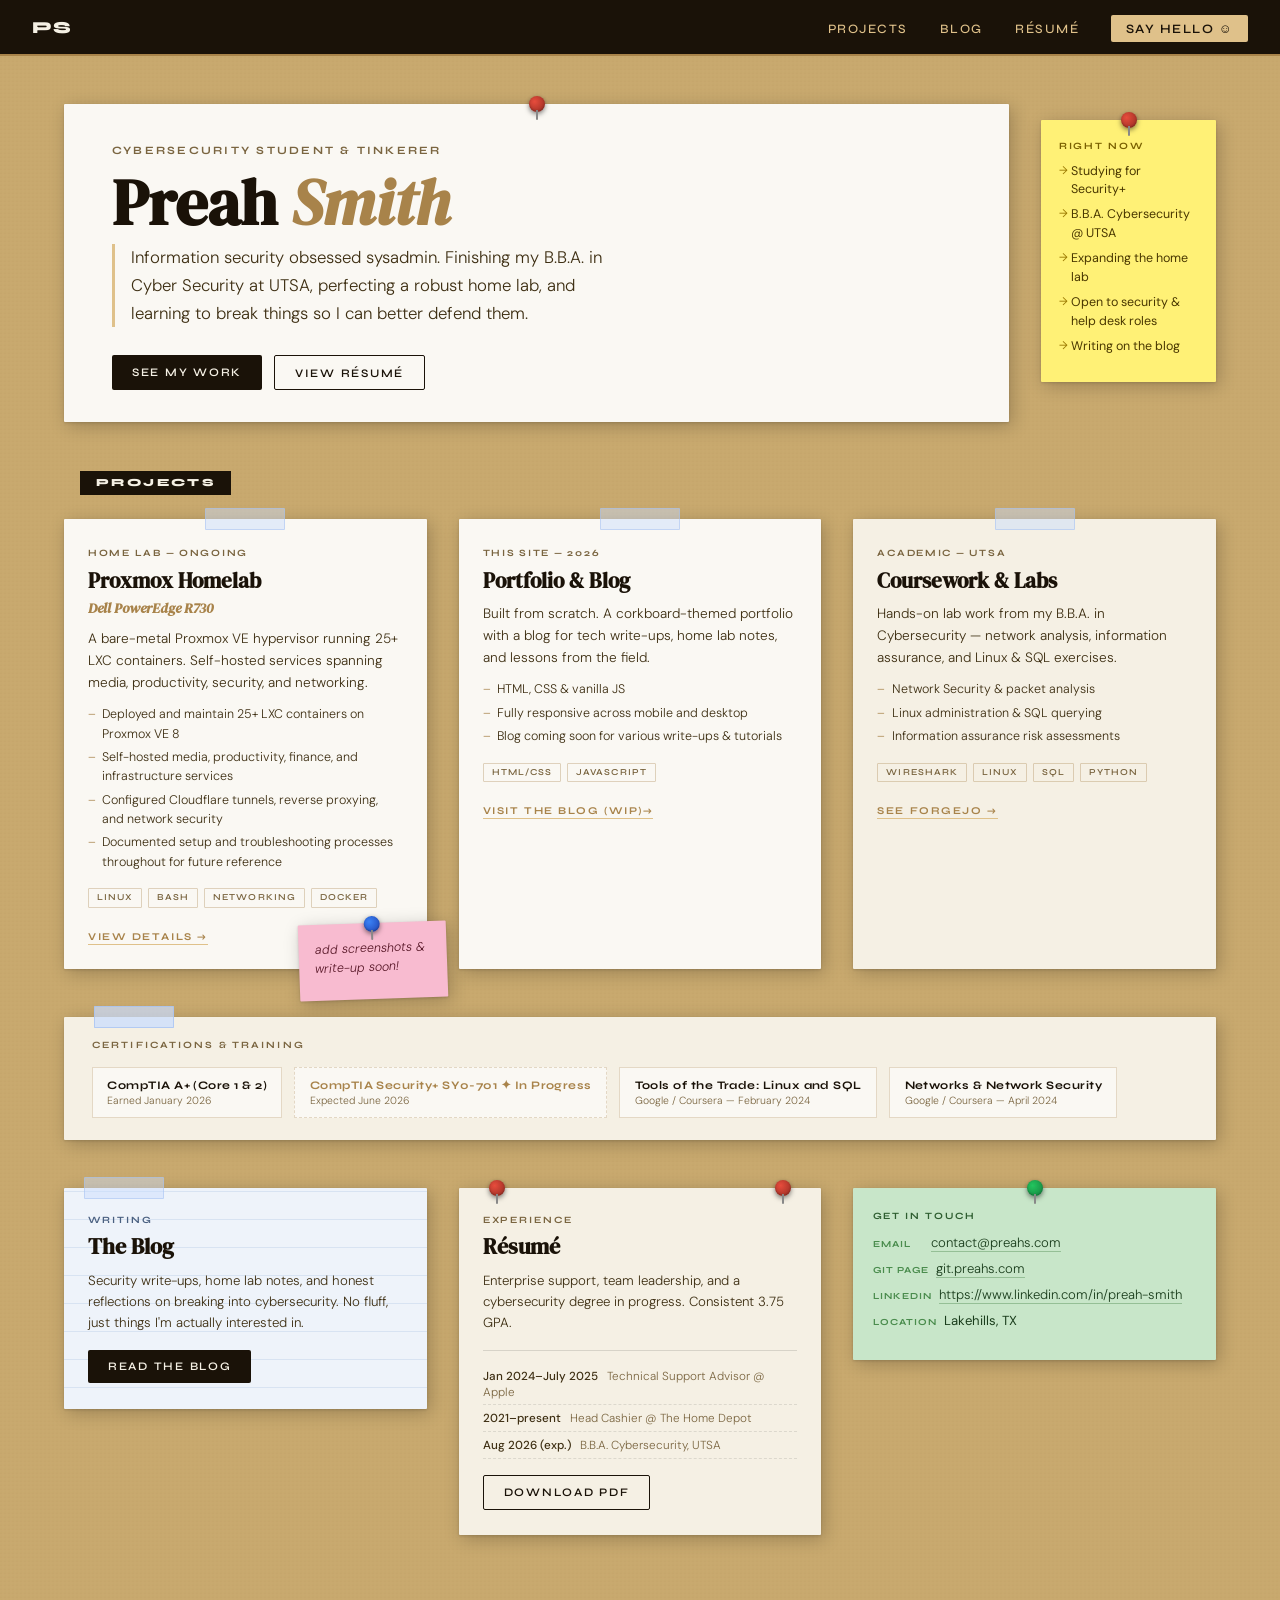
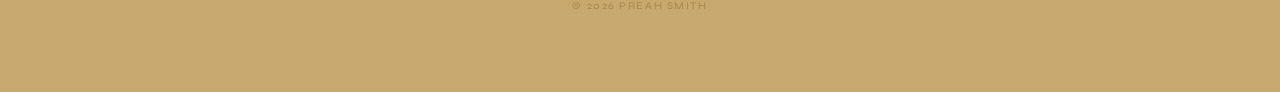
<file: index.html>
<!DOCTYPE html>
<html lang="en">
<head>
<meta charset="UTF-8" />
<meta name="viewport" content="width=device-width, initial-scale=1.0" />
<title>Preah Smith — Portfolio</title>
<link rel="preconnect" href="https://fonts.googleapis.com" />
<link rel="preconnect" href="https://fonts.gstatic.com" crossorigin />
<link href="https://fonts.googleapis.com/css2?family=DM+Serif+Display:ital@0;1&family=Syne:wght@400;500;600;700;800&family=DM+Sans:ital,opsz,wght@0,9..40,300;0,9..40,400;0,9..40,500;1,9..40,300&display=swap" rel="stylesheet" />
<link rel="stylesheet" href="styles.css" />
</head>
<body>

<nav id="nav">
  <a class="nav-logo" href="#">PS</a>
  <ul class="nav-links">
    <li><a href="/projects.html">Projects</a></li>
    <li><a href="https://blog.preahs.com">Blog</a></li>
    <li><a href="/assets/docs/preah_smith_resume.pdf">Résumé</a></li>
    <li><a href="/contact.html" class="nav-cta">Say Hello ☺︎</a></li>
  </ul>
  <button class="nav-hamburger" id="hamburger" aria-label="Menu">
    <span></span><span></span><span></span>
  </button>
</nav>

<div class="nav-drawer" id="drawer">
  <a href="/projects.html" onclick="closeDrawer()">Projects</a>
  <a href="https://blog.preahs.com" onclick="closeDrawer()">Blog</a>
  <a href="/assets/docs/preah_smith_resume.pdf" onclick="closeDrawer()">Résumé</a>
  <a href="/contact.html" onclick="closeDrawer()">Say Hello ☺︎</a>
</div>

<main class="board">

  <!-- HERO -->
  <div class="hero-wrap">
    <div class="card hero-card">
      <div class="pin"></div>
      <p class="hero-eyebrow">Cybersecurity Student &amp; Tinkerer</p>
      <h1 class="hero-name">Preah <em>Smith</em></h1>
      <p class="hero-tagline">
        Information security obsessed sysadmin. Finishing my B.B.A. in Cyber Security at UTSA, perfecting a robust home lab, and learning to break things so I can better defend them.
      </p>
      <div class="hero-actions">
        <a href="#projects" class="btn btn-primary">See My Work</a>
        <a href="/resume.pdf" class="btn btn-secondary">View Résumé</a>
      </div>
    </div>

    <div class="status-sticky card">
      <div class="pin"></div>
      <p class="sticky-label">Right Now</p>
      <p class="status-item">Studying for Security+</p>
      <p class="status-item">B.B.A. Cybersecurity @ UTSA</p>
      <p class="status-item">Expanding the home lab</p>
      <p class="status-item">Open to security &amp; help desk roles</p>
      <p class="status-item">Writing on the blog</p>
    </div>
  </div>

  <!-- PROJECTS -->
  <div id="projects">
    <div class="section-label">
      Projects
    </div>

    <div class="projects-grid">

      <div class="card project-card" style="position:relative; overflow:visible;">
        <div class="tape tape-h"></div>
        <p class="project-tag">Home Lab &mdash; Ongoing</p>
        <h2 class="project-title">Proxmox Homelab<br><em style="font-size:0.9rem; color:var(--cork-dark);">Dell PowerEdge R730</em></h2>
        <p class="project-desc">A bare-metal Proxmox VE hypervisor running 25+ LXC containers. Self-hosted services spanning media, productivity, security, and networking.</p>
        <ul class="project-bullets">
          <li>Deployed and maintain 25+ LXC containers on Proxmox VE 8</li>
          <li>Self-hosted media, productivity, finance, and infrastructure services</li>
          <li>Configured Cloudflare tunnels, reverse proxying, and network security</li>
          <li>Documented setup and troubleshooting processes throughout for future reference</li>
        </ul>
        <div class="project-tags-row">
          <span class="tech-pill">Linux</span>
          <span class="tech-pill">Bash</span>
          <span class="tech-pill">Networking</span>
          <span class="tech-pill">Docker</span>
        </div>
        <a href="https://github.com/preahs" class="project-link" target="_blank">View Details →</a>
        <div class="deco-sticky card">
          <div class="pin pin-blue"></div>
          <p>add screenshots &amp; write-up soon!</p>
        </div>
      </div>

      <div class="card project-card">
        <div class="tape tape-h"></div>
        <p class="project-tag">This Site &mdash; 2026</p>
        <h2 class="project-title">Portfolio &amp; Blog</h2>
        <p class="project-desc">Built from scratch. A corkboard-themed portfolio with a blog for tech write-ups, home lab notes, and lessons from the field.</p>
        <ul class="project-bullets">
          <li>HTML, CSS &amp; vanilla JS</li>
          <li>Fully responsive across mobile and desktop</li>
          <li>Blog coming soon for various write-ups &amp; tutorials</li>
        </ul>
        <div class="project-tags-row">
          <span class="tech-pill">HTML/CSS</span>
          <span class="tech-pill">JavaScript</span>
        </div>
        <a href="https://blog.preahs.com" class="project-link">Visit the Blog (WIP)→</a>
      </div>

      <div class="card project-card">
        <div class="tape tape-h"></div>
        <p class="project-tag">Academic &mdash; UTSA</p>
        <h2 class="project-title">Coursework &amp; Labs</h2>
        <p class="project-desc">Hands-on lab work from my B.B.A. in Cybersecurity — network analysis, information assurance, and Linux &amp; SQL exercises.</p>
        <ul class="project-bullets">
          <li>Network Security &amp; packet analysis</li>
          <li>Linux administration &amp; SQL querying</li>
          <li>Information assurance risk assessments</li>
        </ul>
        <div class="project-tags-row">
          <span class="tech-pill">Wireshark</span>
          <span class="tech-pill">Linux</span>
          <span class="tech-pill">SQL</span>
          <span class="tech-pill">Python</span>
        </div>
        <a href="https://git.preahs.com/preah" class="project-link" target="_blank">See Forgejo →</a>
      </div>

    </div>
  </div>

  <!-- CERTS -->
  <div class="card certs-strip">
    <div class="tape tape-h"></div>
    <div class="tape tape-h tape-h-right"></div>
    <p class="strip-label">Certifications &amp; Training</p>
    <div class="certs-grid">
      <div class="cert-badge">
        <span class="cert-name">CompTIA A+ (Core 1 &amp; 2)</span>
        <span class="cert-date">Earned January 2026</span>
      </div>
      <div class="cert-badge in-progress">
        <span class="cert-name">CompTIA Security+ SY0-701 ✦ In Progress</span>
        <span class="cert-date">Expected June 2026</span>
      </div>
      <div class="cert-badge">
        <span class="cert-name">Tools of the Trade: Linux and SQL</span>
        <span class="cert-date">Google / Coursera — February 2024</span>
      </div>
      <div class="cert-badge">
        <span class="cert-name">Networks &amp; Network Security</span>
        <span class="cert-date">Google / Coursera — April 2024</span>
      </div>
    </div>
  </div>

  <!-- LOWER ROW -->
  <div class="lower-row">

    <div class="card blog-card">
      <div class="tape tape-h"></div>
      <p class="card-eyebrow">Writing</p>
      <h2 class="card-title">The Blog</h2>
      <p class="card-body">Security write-ups, home lab notes, and honest reflections on breaking into cybersecurity. No fluff, just things I'm actually interested in.</p>
      <a href="https://blog.preahs.com" class="btn btn-primary">Read the Blog</a>
    </div>

    <div class="card resume-card">
      <div class="pin pin-left"></div>
      <div class="pin"></div>
      <p class="card-eyebrow">Experience</p>
      <h2 class="card-title">Résumé</h2>
      <p class="card-body">Enterprise support, team leadership, and a cybersecurity degree in progress. Consistent 3.75 GPA.</p>
      <div class="resume-lines">
        <p class="resume-line"><strong>Jan 2024–July 2025</strong> &nbsp; Technical Support Advisor @ Apple</p>
        <p class="resume-line"><strong>2021–present</strong> &nbsp; Head Cashier @ The Home Depot</p>
        <p class="resume-line"><strong>Aug 2026 (exp.)</strong> &nbsp; B.B.A. Cybersecurity, UTSA</p>
      </div>
      <a href="/assets/docs/preah_smith_resume.pdf" class="btn btn-secondary">Download PDF</a>
    </div>

    <div class="card contact-sticky" id="contact">
      <div class="pin pin-green"></div>
      <p class="sticky-label">Get in Touch</p>
      <div class="contact-item">
        <span>Email</span>
        <a href="mailto:contact@preahs.com">contact@preahs.com</a>
      </div>
      <div class="contact-item">
        <span>Git Page</span>
        <a href="https://git.preahs.com/preah" target="_blank">git.preahs.com</a>
      </div>
      <div class="contact-item">
        <span>LinkedIn</span>
        <a href="https://www.linkedin.com/in/preah-smith-510667253/" target="_blank">https://www.linkedin.com/in/preah-smith</a>
      </div>
      <div class="contact-item">
        <span>Location</span>
        Lakehills, TX
      </div>
    </div>

  </div>

  <p class="footer-strip">&copy; 2026 Preah Smith</p>

</main>

<script>
  const hamburger = document.getElementById('hamburger');
  const drawer = document.getElementById('drawer');
  const nav = document.getElementById('nav');

  function closeDrawer() {
    drawer.classList.remove('open');
    nav.classList.remove('nav-mobile-open');
  }

  hamburger.addEventListener('click', () => {
    const open = drawer.classList.toggle('open');
    nav.classList.toggle('nav-mobile-open', open);
  });

  document.querySelectorAll('a[href^="#"]').forEach(a => {
    a.addEventListener('click', e => {
      const target = document.querySelector(a.getAttribute('href'));
      if (target) {
        e.preventDefault();
        target.scrollIntoView({ behavior: 'smooth', block: 'start' });
      }
      closeDrawer();
    });
  });
</script>
</body>
</html>
</file>
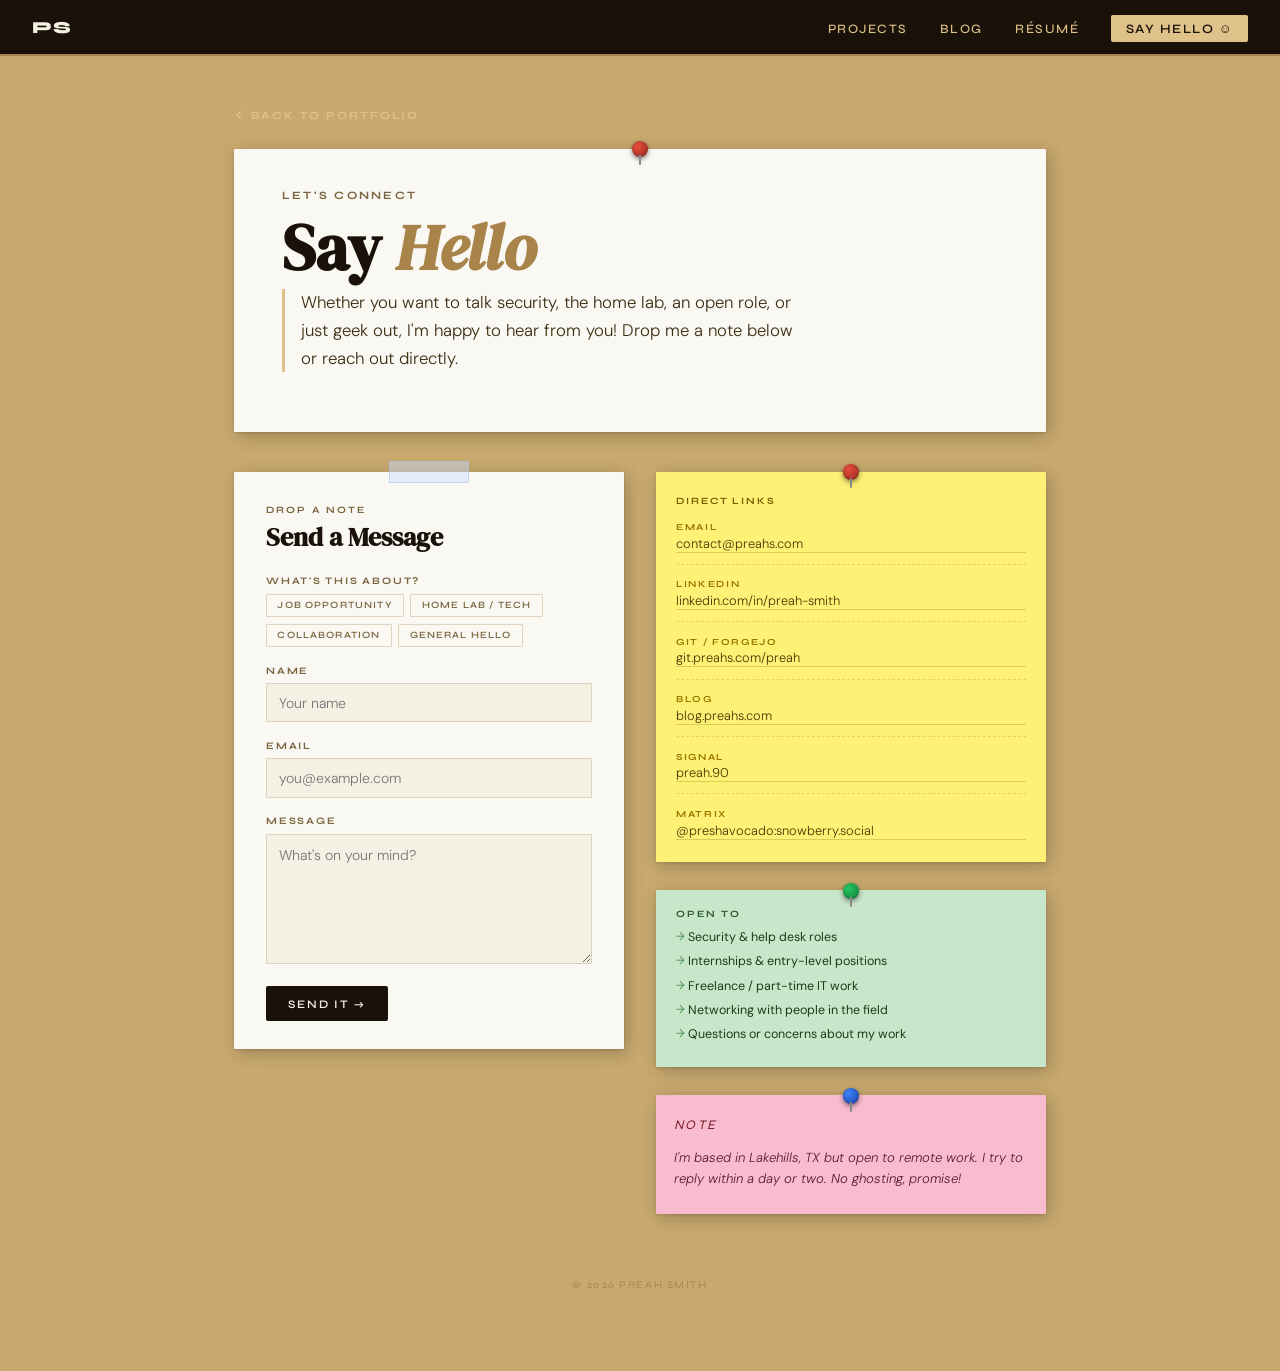
<file: contact.html>
<!DOCTYPE html>
<html lang="en">
<head>
<meta charset="UTF-8" />
<meta name="viewport" content="width=device-width, initial-scale=1.0" />
<title>Say Hello — Preah Smith</title>
<link rel="preconnect" href="https://fonts.googleapis.com" />
<link rel="preconnect" href="https://fonts.gstatic.com" crossorigin />
<link href="https://fonts.googleapis.com/css2?family=DM+Serif+Display:ital@0;1&family=Syne:wght@400;500;600;700;800&family=DM+Sans:ital,opsz,wght@0,9..40,300;0,9..40,400;0,9..40,500;1,9..40,300&display=swap" rel="stylesheet" />
<link rel="stylesheet" href="styles.css" />
<style>
  /* ── Page-specific overrides ── */
  .contact-page { max-width: 860px; }

  /* Back link */
  .back-link {
    display: inline-flex; align-items: center; gap: 0.45rem;
    font-family: var(--font-ui); font-size: 0.68rem; font-weight: 700;
    letter-spacing: 0.18em; text-transform: uppercase;
    color: var(--cork-light); text-decoration: none;
    transition: color 0.2s;
  }
  .back-link:hover { color: #fff; }
  .back-link svg { width: 10px; height: 10px; }

  /* ── Page header card ── */
  .page-header-card {
    padding: 2.5rem 3rem 2rem;
    transform: rotate(-0.3deg);
    margin-bottom: 2.5rem;
    animation: fadeUp 0.45s ease both;
  }
  .page-header-card .pin { top: -8px; left: 50%; transform: translateX(-50%); }

  /* ── Two-col layout ── */
  .contact-layout {
    display: grid;
    grid-template-columns: 1fr 1fr;
    gap: 2rem;
    align-items: start;
  }

  /* ── Form card ── */
  .form-card {
    padding: 2rem 2rem 1.75rem;
    transform: rotate(-0.5deg);
    animation: fadeUp 0.45s 0.1s ease both;
    background: var(--paper-white);
  }
  .form-card .tape { top: -11px; left: 50%; transform: translateX(-50%); }

  .form-eyebrow {
    font-family: var(--font-ui); font-size: 0.6rem; font-weight: 700;
    letter-spacing: 0.22em; text-transform: uppercase;
    color: var(--text-muted); margin-bottom: 0.4rem;
  }
  .form-title {
    font-family: var(--font-display); font-size: 1.6rem;
    color: var(--text-dark); margin-bottom: 1.4rem; line-height: 1.15;
  }

  .form-group { margin-bottom: 1.1rem; }
  .form-label {
    display: block;
    font-family: var(--font-ui); font-size: 0.62rem; font-weight: 700;
    letter-spacing: 0.18em; text-transform: uppercase;
    color: var(--text-muted); margin-bottom: 0.4rem;
  }
  .form-input,
  .form-textarea {
    width: 100%;
    font-family: var(--font-body); font-size: 0.88rem; font-weight: 300;
    color: var(--text-dark);
    background: var(--paper-cream);
    border: 1.5px solid rgba(160,120,60,0.25);
    border-radius: 1px;
    padding: 0.6rem 0.75rem;
    outline: none;
    transition: border-color 0.2s, box-shadow 0.2s;
    appearance: none;
  }
  .form-input:focus,
  .form-textarea:focus {
    border-color: var(--cork-dark);
    box-shadow: 0 0 0 3px rgba(168,131,74,0.15);
  }
  .form-textarea { resize: vertical; min-height: 130px; line-height: 1.6; }

  /* Subject pills */
  .subject-pills { display: flex; flex-wrap: wrap; gap: 0.4rem; margin-bottom: 1.1rem; }
  .subject-pill {
    font-family: var(--font-ui); font-size: 0.6rem; font-weight: 600;
    letter-spacing: 0.12em; text-transform: uppercase;
    color: var(--text-muted); border: 1.5px solid rgba(160,120,60,0.28);
    padding: 0.3rem 0.65rem; border-radius: 1px; cursor: pointer;
    background: transparent; transition: all 0.18s;
  }
  .subject-pill:hover { background: rgba(160,120,60,0.08); border-color: var(--cork-dark); color: var(--text-dark); }
  .subject-pill.active { background: var(--text-dark); color: var(--paper-cream); border-color: var(--text-dark); }
  .subject-pills-label {
    font-family: var(--font-ui); font-size: 0.62rem; font-weight: 700;
    letter-spacing: 0.18em; text-transform: uppercase;
    color: var(--text-muted); margin-bottom: 0.45rem; display: block;
  }

  .form-submit {
    font-family: var(--font-ui); font-weight: 600; font-size: 0.72rem;
    letter-spacing: 0.15em; text-transform: uppercase;
    background: var(--text-dark); color: var(--paper-cream);
    border: none; padding: 0.65rem 1.4rem; border-radius: 2px;
    cursor: pointer; transition: background 0.2s;
    display: inline-block;
  }
  .form-submit:hover { background: var(--cork-dark); }
  .form-submit:disabled { opacity: 0.5; cursor: not-allowed; }

  /* Success state */
  .success-msg {
    display: none; margin-top: 1rem;
    background: var(--sticky-green); padding: 0.75rem 1rem;
    font-size: 0.82rem; color: #1a3d1c; font-weight: 300; line-height: 1.5;
    border-left: 3px solid #4a8c4d;
  }
  .success-msg.show { display: block; }

  /* ── Right column: sticky notes + direct links ── */
  .right-col { display: flex; flex-direction: column; gap: 1.75rem; }

  /* Direct links sticky */
  .links-sticky {
    background: var(--sticky-yellow);
    padding: 1.4rem 1.25rem;
    transform: rotate(2deg);
    box-shadow: var(--shadow-paper);
    animation: fadeUp 0.45s 0.15s ease both;
    position: relative;
  }
  .links-sticky .pin { top: -8px; left: 50%; transform: translateX(-50%); }
  .links-sticky .sticky-label { color: #7a6000; margin-bottom: 0.9rem; }

  .direct-link-item {
    display: flex; flex-direction: column; gap: 0.1rem;
    margin-bottom: 0.85rem; padding-bottom: 0.7rem;
    border-bottom: 1px dashed rgba(120,90,0,0.2);
  }
  .direct-link-item:last-child { border-bottom: none; margin-bottom: 0; padding-bottom: 0; }
  .direct-link-platform {
    font-family: var(--font-ui); font-size: 0.58rem; font-weight: 700;
    letter-spacing: 0.18em; text-transform: uppercase; color: #9a7800;
  }
  .direct-link-item a {
    font-size: 0.8rem; font-weight: 300; color: #4a3800;
    text-decoration: none; border-bottom: 1px solid rgba(120,90,0,0.25);
    word-break: break-all; transition: color 0.2s;
  }
  .direct-link-item a:hover { color: #1a1208; }

  /* Note sticky */
  .note-sticky {
    background: var(--sticky-pink);
    padding: 1.25rem 1.1rem 1.5rem;
    transform: rotate(-1.8deg);
    box-shadow: var(--shadow-paper);
    animation: fadeUp 0.45s 0.22s ease both;
    position: relative;
  }
  .note-sticky .pin { top: -7px; left: 50%; transform: translateX(-50%); }
  .note-sticky .sticky-label { color: #7a1a2a; margin-bottom: 0.65rem; }
  .note-sticky p {
    font-size: 0.82rem; font-weight: 300; color: #5a1a2a;
    line-height: 1.65; font-style: italic;
  }

  /* Availability strip */
  .avail-strip {
    background: var(--sticky-green);
    padding: 1.1rem 1.25rem;
    transform: rotate(0.8deg);
    box-shadow: var(--shadow-paper);
    animation: fadeUp 0.45s 0.28s ease both;
    position: relative;
  }
  .avail-strip .pin { top: -7px; left: 50%; transform: translateX(-50%); }
  .avail-strip .sticky-label { color: #2e5e30; margin-bottom: 0.55rem; }
  .avail-item {
    font-size: 0.78rem; color: #1a3d1c; line-height: 1.55;
    padding-left: 0.75rem; position: relative; margin-bottom: 0.3rem;
  }
  .avail-item::before { content: '→'; position: absolute; left: 0; color: #4a8c4d; font-size: 0.7rem; }

  /* Responsive */
  @media (max-width: 680px) {
    .contact-layout { grid-template-columns: 1fr; }
    .page-header-card { padding: 2rem 1.5rem 1.5rem; }
    .form-card { padding: 1.75rem 1.25rem 1.5rem; }
    .links-sticky, .note-sticky, .avail-strip { transform: rotate(0); }
  }
</style>
</head>
<body>

<nav id="nav">
  <a class="nav-logo" href="/">PS</a>
  <ul class="nav-links">
    <li><a href="/projects.html">Projects</a></li>
    <li><a href="https://blog.preahs.com">Blog</a></li>
    <li><a href="/assets/docs/preah_smith_resume.pdf">Résumé</a></li>
    <li><a href="/contact" class="nav-cta">Say Hello ☺︎</a></li>
  </ul>
  <button class="nav-hamburger" id="hamburger" aria-label="Menu">
    <span></span><span></span><span></span>
  </button>
</nav>

<div class="nav-drawer" id="drawer">
  <a href="/projects.html" onclick="closeDrawer()">Projects</a>
  <a href="https://blog.preahs.com" onclick="closeDrawer()">Blog</a>
  <a href="/assets/docs/preah_smith_resume.pdf" onclick="closeDrawer()">Résumé</a>
  <a href="/contact" onclick="closeDrawer()">Say Hello ☺︎</a>
</div>

<main class="board contact-page">

  <!-- Back link -->
  <div style="margin-bottom: 1.5rem;">
    <a href="/" class="back-link">
      <svg viewBox="0 0 10 10" fill="none" xmlns="http://www.w3.org/2000/svg">
        <path d="M6.5 1.5L3 5l3.5 3.5" stroke="currentColor" stroke-width="1.5" stroke-linecap="round" stroke-linejoin="round"/>
      </svg>
      Back to portfolio
    </a>
  </div>

  <!-- Page header -->
  <div class="card hero-card page-header-card">
    <div class="pin"></div>
    <p class="hero-eyebrow">Let's connect</p>
    <h1 class="hero-name">Say <em>Hello</em></h1>
    <p class="hero-tagline">
      Whether you want to talk security, the home lab, an open role, or just geek out, I'm happy to hear from you! Drop me a note below or reach out directly.
    </p>
  </div>

  <!-- Layout -->
  <div class="contact-layout">

    <!-- Contact form -->
    <div class="card form-card">
      <div class="tape tape-h"></div>
      <p class="form-eyebrow">Drop a note</p>
      <h2 class="form-title">Send a Message</h2>

      <span class="subject-pills-label">What's this about?</span>
      <div class="subject-pills" id="pills">
        <button class="subject-pill" data-val="Job opportunity">Job Opportunity</button>
        <button class="subject-pill" data-val="Home lab / tech">Home Lab / Tech</button>
        <button class="subject-pill" data-val="Collaboration">Collaboration</button>
        <button class="subject-pill" data-val="General hello">General Hello</button>
      </div>

      <form id="contactForm" novalidate>
        <input type="hidden" id="subjectField" name="subject" value="" />

        <div class="form-group">
          <label class="form-label" for="nameInput">Name</label>
          <input class="form-input" type="text" id="nameInput" name="name" placeholder="Your name" required />
        </div>

        <div class="form-group">
          <label class="form-label" for="emailInput">Email</label>
          <input class="form-input" type="email" id="emailInput" name="email" placeholder="you@example.com" required />
        </div>

        <div class="form-group">
          <label class="form-label" for="messageInput">Message</label>
          <textarea class="form-textarea" id="messageInput" name="message" placeholder="What's on your mind?" required></textarea>
        </div>

        <button class="form-submit" type="submit" id="submitBtn">Send it →</button>

        <div class="success-msg" id="successMsg">
          ✓ &nbsp; Message sent! I'll get back to you as soon as I can. Thanks for reaching out.
        </div>
      </form>
    </div>

    <!-- Right column -->
    <div class="right-col">

      <!-- Direct links sticky -->
      <div class="card links-sticky">
        <div class="pin"></div>
        <p class="sticky-label">Direct Links</p>

        <div class="direct-link-item">
          <span class="direct-link-platform">Email</span>
          <a href="mailto:contact@preahs.com">contact@preahs.com</a>
        </div>
        <div class="direct-link-item">
          <span class="direct-link-platform">LinkedIn</span>
          <a href="https://www.linkedin.com/in/preah-smith-510667253/" target="_blank" rel="noopener">linkedin.com/in/preah-smith</a>
        </div>
        <div class="direct-link-item">
          <span class="direct-link-platform">Git / Forgejo</span>
          <a href="https://git.preahs.com/preah" target="_blank" rel="noopener">git.preahs.com/preah</a>
        </div>
        <div class="direct-link-item">
          <span class="direct-link-platform">Blog</span>
          <a href="https://blog.preahs.com" target="_blank" rel="noopener">blog.preahs.com</a>
        </div>
        <div class="direct-link-item">
          <span class="direct-link-platform">Signal</span>
          <a href="https://signal.me/#eu/7FQaEphPdhSrlUCPuqr8awsHVYUSiJ9CGua_YktOEMge3oIT-itMcKuS2r3k6x8Q" target="_blank" rel="noopener">preah.90</a>
        </div>
        <div class="direct-link-item">
          <span class="direct-link-platform">Matrix</span>
          <a href="https://matrix.to/#/@preshavocado:snowberry.social" target="_blank" rel="noopener">@preshavocado:snowberry.social</a>
        </div>
      </div>

      <!-- Availability note -->
      <div class="avail-strip card">
        <div class="pin pin-green"></div>
        <p class="sticky-label">Open To</p>
        <p class="avail-item">Security &amp; help desk roles</p>
        <p class="avail-item">Internships &amp; entry-level positions</p>
        <p class="avail-item">Freelance / part-time IT work</p>
        <p class="avail-item">Networking with people in the field</p>
        <p class="avail-item">Questions or concerns about my work</p>
      </div>

      <!-- Handwritten-feel sticky note -->
      <div class="note-sticky card">
        <div class="pin pin-blue"></div>
        <p class="sticky-label">Note</p>
        <p>I'm based in Lakehills, TX but open to remote work. I try to reply within a day or two. No ghosting, promise!</p>
      </div>

    </div>
  </div>

  <p class="footer-strip">&copy; 2026 Preah Smith</p>

</main>

<script>
  /* ── Nav drawer ── */
  const hamburger = document.getElementById('hamburger');
  const drawer = document.getElementById('drawer');
  const nav = document.getElementById('nav');

  function closeDrawer() {
    drawer.classList.remove('open');
    nav.classList.remove('nav-mobile-open');
  }

  hamburger.addEventListener('click', () => {
    const open = drawer.classList.toggle('open');
    nav.classList.toggle('nav-mobile-open', open);
  });

  /* ── Subject pills ── */
  const pills = document.querySelectorAll('.subject-pill');
  const subjectField = document.getElementById('subjectField');

  pills.forEach(pill => {
    pill.addEventListener('click', () => {
      pills.forEach(p => p.classList.remove('active'));
      pill.classList.add('active');
      subjectField.value = pill.dataset.val;
    });
  });

  /* ── Form submission ── */
  const form = document.getElementById('contactForm');
  const submitBtn = document.getElementById('submitBtn');
  const successMsg = document.getElementById('successMsg');

  form.addEventListener('submit', async (e) => {
    e.preventDefault();

    const name = document.getElementById('nameInput').value.trim();
    const email = document.getElementById('emailInput').value.trim();
    const message = document.getElementById('messageInput').value.trim();

    if (!name || !email || !message) {
      // Simple inline validation highlight
      [['nameInput', name], ['emailInput', email], ['messageInput', message]].forEach(([id, val]) => {
        const el = document.getElementById(id);
        el.style.borderColor = val ? 'rgba(160,120,60,0.25)' : '#c0392b';
      });
      return;
    }

    submitBtn.disabled = true;
    submitBtn.textContent = 'Sending…';

    /*
      Hook up your preferred form backend here.
      Options: Formspree, Netlify Forms, a serverless function, etc.

      Example with Formspree:
        const res = await fetch('https://formspree.io/f/YOUR_ID', {
          method: 'POST',
          headers: { 'Content-Type': 'application/json', 'Accept': 'application/json' },
          body: JSON.stringify({ name, email, subject: subjectField.value, message })
        });
        if (res.ok) { ... }

      For now, we simulate success after a short delay.
    */
    await new Promise(r => setTimeout(r, 900));

    form.reset();
    pills.forEach(p => p.classList.remove('active'));
    subjectField.value = '';
    submitBtn.textContent = 'Sent ✓';
    successMsg.classList.add('show');
  });
</script>
</body>
</html>
</file>
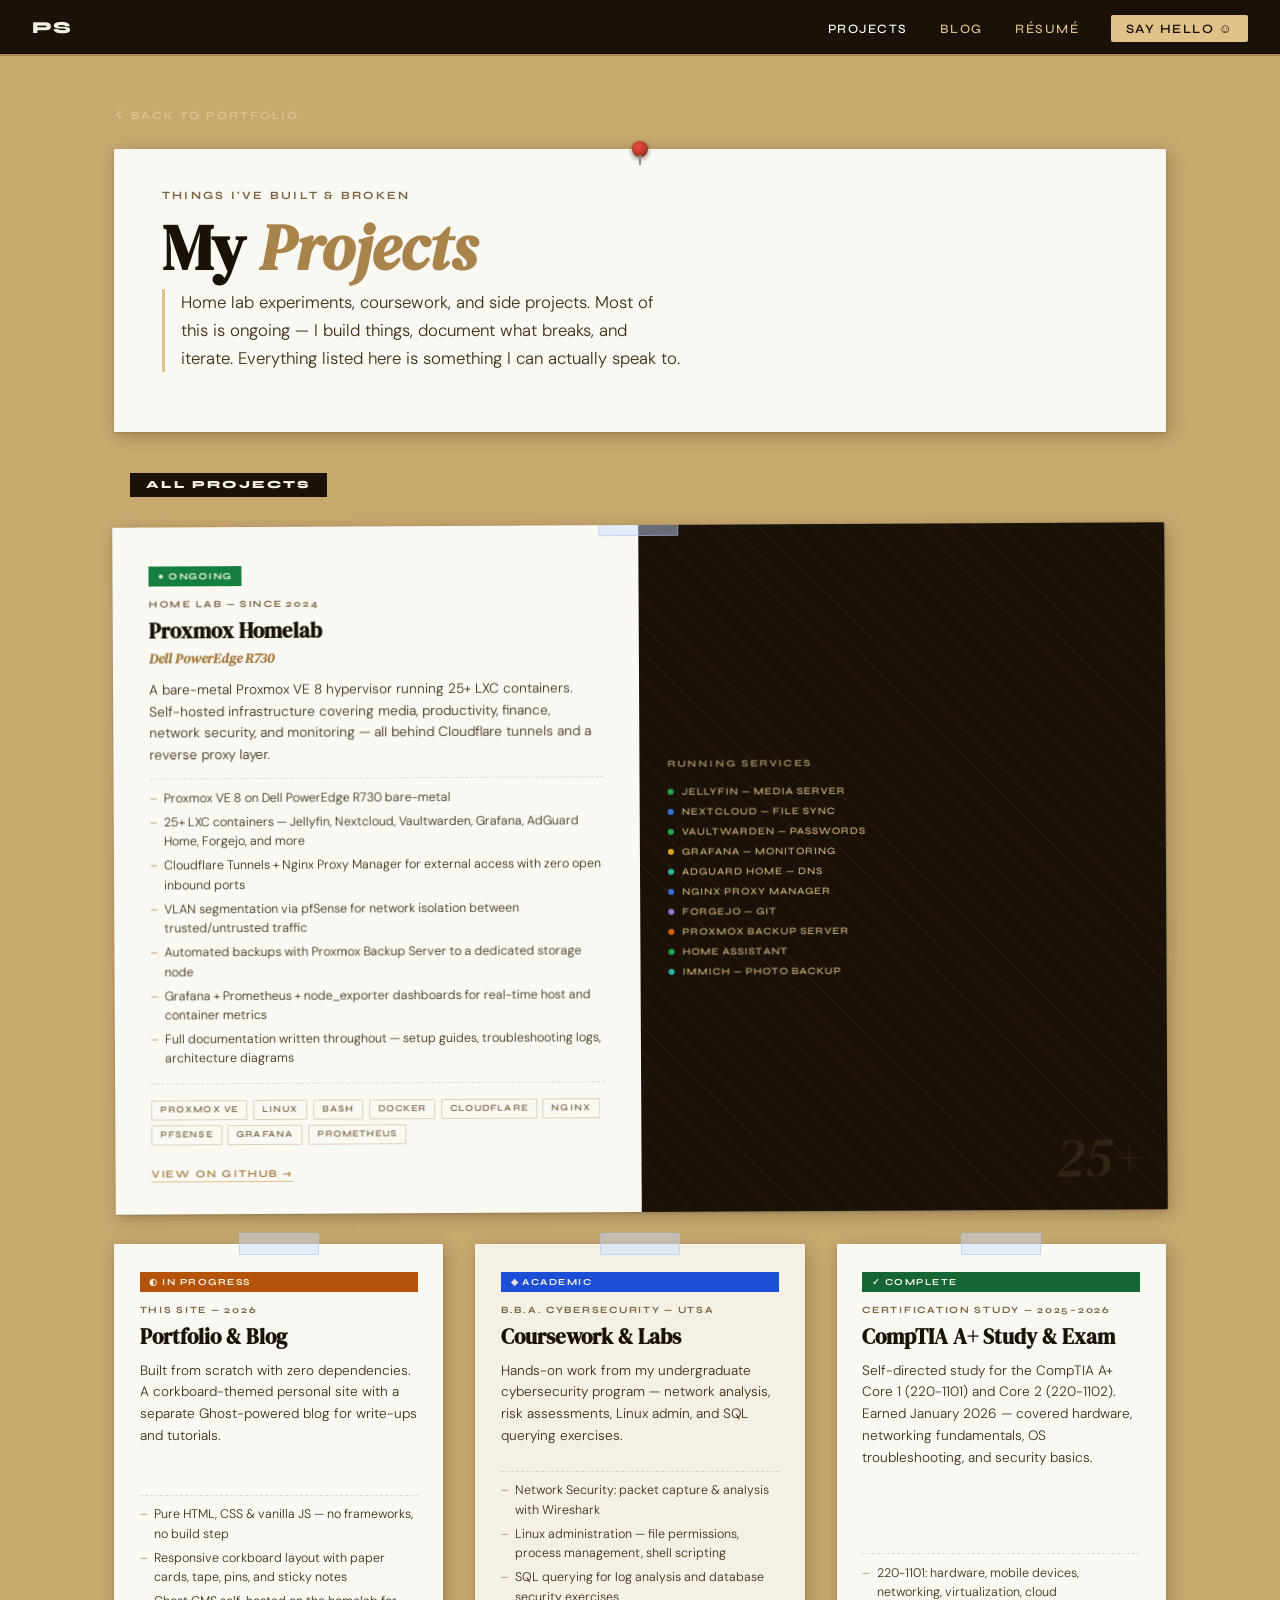
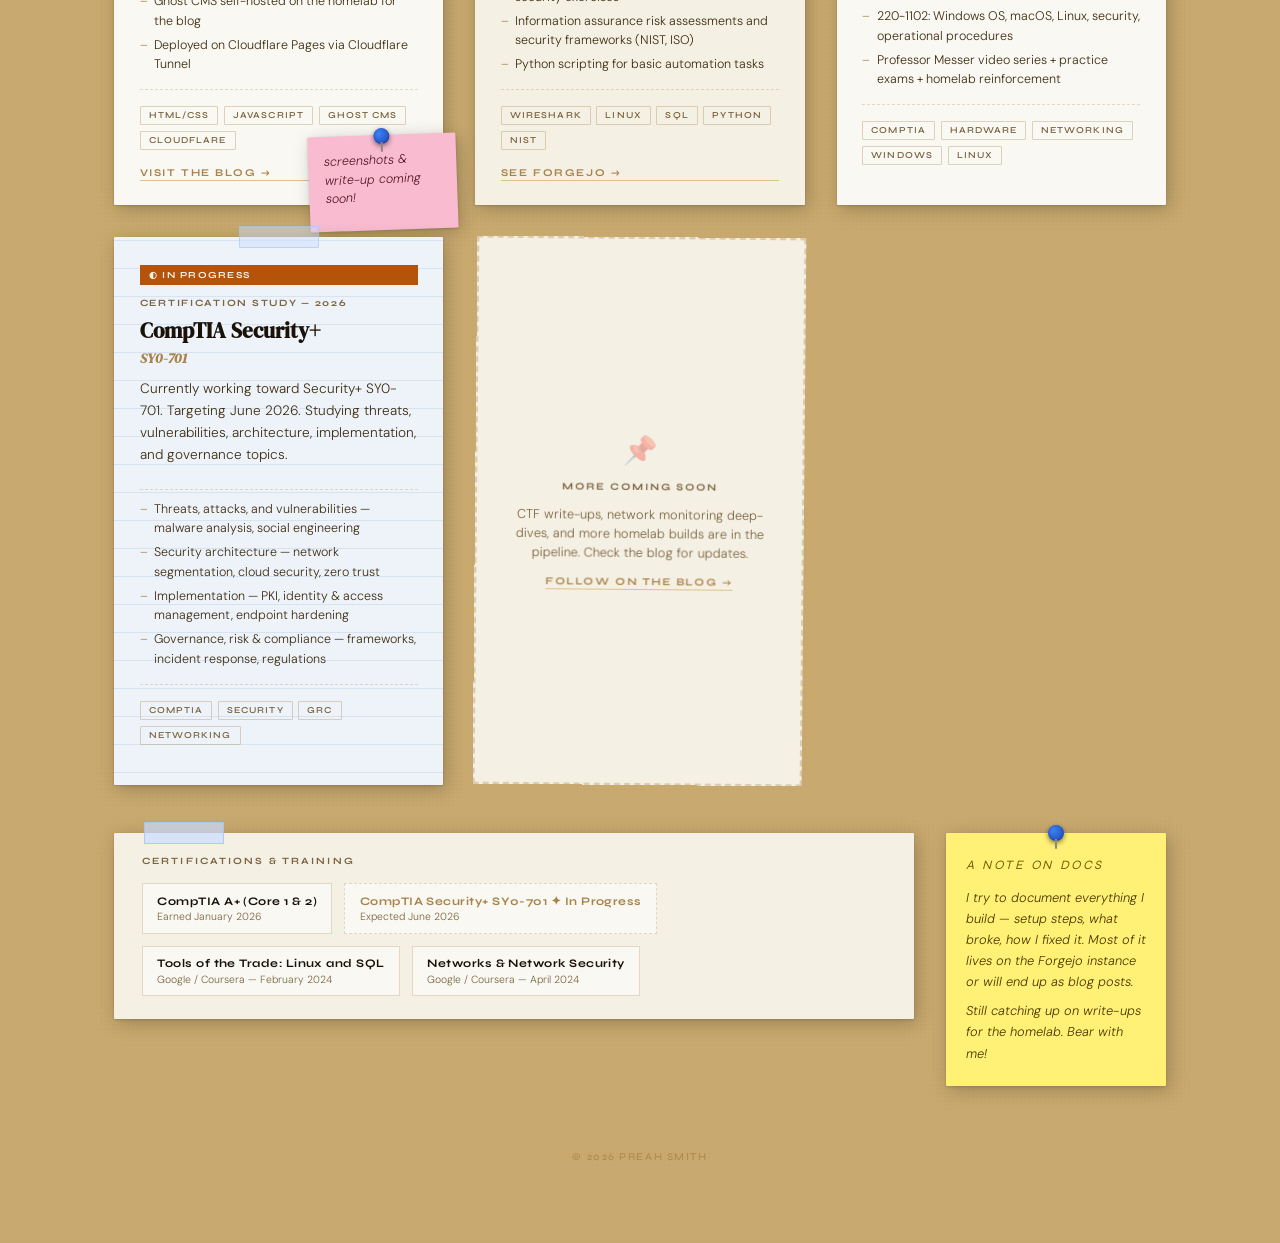
<file: projects.html>
<!DOCTYPE html>
<html lang="en">
<head>
<meta charset="UTF-8" />
<meta name="viewport" content="width=device-width, initial-scale=1.0" />
<title>Projects — Preah Smith</title>
<link rel="preconnect" href="https://fonts.googleapis.com" />
<link rel="preconnect" href="https://fonts.gstatic.com" crossorigin />
<link href="https://fonts.googleapis.com/css2?family=DM+Serif+Display:ital@0;1&family=Syne:wght@400;500;600;700;800&family=DM+Sans:ital,opsz,wght@0,9..40,300;0,9..40,400;0,9..40,500;1,9..40,300&display=swap" rel="stylesheet" />
<link rel="stylesheet" href="styles.css" />
<style>
  /* ── Page-specific overrides ── */
  .projects-page { max-width: 1100px; }

  /* Back link */
  .back-link {
    display: inline-flex; align-items: center; gap: 0.45rem;
    font-family: var(--font-ui); font-size: 0.68rem; font-weight: 700;
    letter-spacing: 0.18em; text-transform: uppercase;
    color: var(--cork-light); text-decoration: none;
    transition: color 0.2s;
  }
  .back-link:hover { color: #fff; }
  .back-link svg { width: 10px; height: 10px; }

  /* ── Page header card ── */
  .page-header-card {
    padding: 2.5rem 3rem 2rem;
    transform: rotate(-0.3deg);
    margin-bottom: 2.5rem;
    animation: fadeUp 0.45s ease both;
  }
  .page-header-card .pin { top: -8px; left: 50%; transform: translateX(-50%); }

  /* ── Projects full grid ── */
  .projects-full-grid {
    display: grid;
    grid-template-columns: repeat(auto-fill, minmax(310px, 1fr));
    gap: 2rem;
    margin-bottom: 3rem;
  }

  /* Featured project spans full width */
  .project-card-featured {
    grid-column: 1 / -1;
    display: grid;
    grid-template-columns: 1fr 1fr;
    gap: 0;
    padding: 0 !important;
    transform: rotate(-0.3deg) !important;
    overflow: hidden;
  }
  .project-card-featured:hover { transform: translateY(-2px) rotate(0deg) !important; }

  .featured-body {
    padding: 2.25rem 2.25rem 2rem;
  }
  .featured-visual {
    background: var(--text-dark);
    padding: 2rem 1.75rem;
    display: flex;
    flex-direction: column;
    justify-content: center;
    gap: 0;
    position: relative;
    overflow: hidden;
  }
  .featured-visual::before {
    content: '';
    position: absolute; inset: 0;
    background: repeating-linear-gradient(
      45deg,
      transparent,
      transparent 18px,
      rgba(200,169,110,0.06) 18px,
      rgba(200,169,110,0.06) 19px
    );
  }
  .featured-visual-title {
    font-family: var(--font-ui); font-size: 0.6rem; font-weight: 700;
    letter-spacing: 0.22em; text-transform: uppercase;
    color: var(--cork-light); margin-bottom: 1rem; opacity: 0.7;
  }

  /* Service pill rows */
  .service-list { display: flex; flex-direction: column; gap: 0.5rem; }
  .service-row {
    display: flex; align-items: center; gap: 0.5rem;
    font-family: var(--font-ui); font-size: 0.62rem; font-weight: 600;
    letter-spacing: 0.1em; text-transform: uppercase;
    color: var(--cork-light); opacity: 0.85;
  }
  .service-dot {
    width: 6px; height: 6px; border-radius: 50%;
    flex-shrink: 0;
  }
  .dot-green { background: #22c55e; }
  .dot-blue  { background: #3b82f6; }
  .dot-yellow { background: #fbbf24; }
  .dot-purple { background: #a78bfa; }
  .dot-orange { background: #f97316; }
  .dot-teal   { background: #2dd4bf; }

  /* Container count badge */
  .container-badge {
    position: absolute; bottom: 1.5rem; right: 1.5rem;
    font-family: var(--font-display); font-size: 3.5rem; line-height: 1;
    color: rgba(200,169,110,0.12); font-style: italic;
    pointer-events: none; user-select: none;
  }

  /* Status ribbon */
  .status-ribbon {
    display: inline-flex; align-items: center; gap: 0.4rem;
    font-family: var(--font-ui); font-size: 0.58rem; font-weight: 700;
    letter-spacing: 0.16em; text-transform: uppercase;
    color: var(--paper-cream); background: var(--cork-dark);
    padding: 0.25rem 0.6rem; margin-bottom: 0.75rem;
  }
  .status-ribbon.ongoing { background: #15803d; }
  .status-ribbon.wip     { background: #b45309; }
  .status-ribbon.academic { background: #1d4ed8; }

  /* Expanded project card */
  .project-card-full {
    padding: 1.75rem 1.6rem 1.5rem;
    display: flex;
    flex-direction: column;
  }
  .project-card-full:nth-child(2) { transform: rotate(0.6deg); }
  .project-card-full:nth-child(3) { transform: rotate(-0.5deg); background: var(--paper-cream); }
  .project-card-full:nth-child(4) { transform: rotate(0.3deg); }
  .project-card-full:nth-child(5) { transform: rotate(-0.7deg); background: var(--paper-lined);
    background-image: repeating-linear-gradient(transparent, transparent 27px, rgba(150,180,220,0.25) 27px, rgba(150,180,220,0.25) 28px);
    background-size: 100% 28px; background-position: 0 32px;
  }
  .project-card-full:nth-child(6) { transform: rotate(0.4deg); }

  .project-card-full .tape-h { top: -11px; left: 50%; transform: translateX(-50%); }

  .project-card-full .project-desc { flex: 1; }

  /* Detail list (more verbose than index) */
  .detail-list {
    margin: 0.75rem 0 1rem; padding: 0; list-style: none;
    border-top: 1px dashed rgba(160,120,60,0.25);
    border-bottom: 1px dashed rgba(160,120,60,0.25);
    padding: 0.6rem 0;
  }
  .detail-list li {
    font-size: 0.78rem; font-weight: 300; color: var(--text-mid);
    line-height: 1.55; padding-left: 0.9rem; position: relative; margin-bottom: 0.3rem;
  }
  .detail-list li::before { content: '–'; position: absolute; left: 0; color: var(--cork-dark); }

  /* Coming-soon card */
  .coming-soon-card {
    background: var(--paper-cream);
    border: 2px dashed rgba(160,120,60,0.3);
    padding: 2rem 1.5rem;
    transform: rotate(0.5deg);
    display: flex; flex-direction: column; align-items: center;
    justify-content: center; text-align: center; gap: 0.75rem;
    min-height: 200px;
    box-shadow: none !important;
  }
  .coming-soon-card:hover { box-shadow: var(--shadow-hover) !important; }
  .coming-soon-icon {
    font-size: 1.75rem; opacity: 0.35;
  }
  .coming-soon-label {
    font-family: var(--font-ui); font-size: 0.62rem; font-weight: 700;
    letter-spacing: 0.2em; text-transform: uppercase; color: var(--text-muted);
  }
  .coming-soon-text {
    font-size: 0.8rem; font-weight: 300; color: var(--text-muted); line-height: 1.5;
  }

  /* ── Side note sticky ── */
  .projects-aside {
    display: grid;
    grid-template-columns: 1fr 220px;
    gap: 2rem;
    align-items: start;
    margin-bottom: 3rem;
  }

  .lab-note {
    background: var(--sticky-yellow);
    padding: 1.4rem 1.25rem;
    transform: rotate(2.2deg);
    box-shadow: var(--shadow-paper);
    animation: fadeUp 0.45s 0.2s ease both;
    position: relative;
  }
  .lab-note .pin { top: -8px; left: 50%; transform: translateX(-50%); }
  .lab-note .sticky-label { color: #7a6000; margin-bottom: 0.65rem; }
  .lab-note p { font-size: 0.8rem; font-weight: 300; color: #4a3800; line-height: 1.65; font-style: italic; margin-bottom: 0.5rem; }
  .lab-note p:last-child { margin-bottom: 0; }

  /* animation stagger for cards */
  .projects-full-grid .project-card-featured { animation: fadeUp 0.45s 0.1s ease both; }
  .projects-full-grid .project-card-full:nth-child(2) { animation: fadeUp 0.45s 0.18s ease both; }
  .projects-full-grid .project-card-full:nth-child(3) { animation: fadeUp 0.45s 0.24s ease both; }
  .projects-full-grid .project-card-full:nth-child(4) { animation: fadeUp 0.45s 0.30s ease both; }
  .projects-full-grid .project-card-full:nth-child(5) { animation: fadeUp 0.45s 0.36s ease both; }
  .projects-full-grid .project-card-full:nth-child(6) { animation: fadeUp 0.45s 0.42s ease both; }
  .projects-full-grid .project-card-full:nth-child(7) { animation: fadeUp 0.45s 0.48s ease both; }

  /* Responsive */
  @media (max-width: 740px) {
    .project-card-featured {
      grid-template-columns: 1fr;
    }
    .featured-visual { min-height: 180px; }
    .container-badge { font-size: 5rem; }
    .projects-full-grid { grid-template-columns: 1fr; }
    .projects-aside { grid-template-columns: 1fr; }
    .lab-note { transform: rotate(0); }
    .page-header-card { padding: 2rem 1.5rem 1.5rem; }
  }
</style>
</head>
<body>

<nav id="nav">
  <a class="nav-logo" href="/">PS</a>
  <ul class="nav-links">
    <li><a href="/projects.html" style="color:#fff;">Projects</a></li>
    <li><a href="https://blog.preahs.com">Blog</a></li>
    <li><a href="/assets/docs/preah_smith_resume.pdf">Résumé</a></li>
    <li><a href="/contact.html" class="nav-cta">Say Hello ☺︎</a></li>
  </ul>
  <button class="nav-hamburger" id="hamburger" aria-label="Menu">
    <span></span><span></span><span></span>
  </button>
</nav>

<div class="nav-drawer" id="drawer">
  <a href="/projects.html" onclick="closeDrawer()">Projects</a>
  <a href="https://blog.preahs.com" onclick="closeDrawer()">Blog</a>
  <a href="/assets/docs/preah_smith_resume.pdf" onclick="closeDrawer()">Résumé</a>
  <a href="/contact.html" onclick="closeDrawer()">Say Hello ☺︎</a>
</div>

<main class="board projects-page">

  <!-- Back link -->
  <div style="margin-bottom: 1.5rem;">
    <a href="/" class="back-link">
      <svg viewBox="0 0 10 10" fill="none" xmlns="http://www.w3.org/2000/svg">
        <path d="M6.5 1.5L3 5l3.5 3.5" stroke="currentColor" stroke-width="1.5" stroke-linecap="round" stroke-linejoin="round"/>
      </svg>
      Back to portfolio
    </a>
  </div>

  <!-- Page header -->
  <div class="card hero-card page-header-card">
    <div class="pin"></div>
    <p class="hero-eyebrow">Things I've Built &amp; Broken</p>
    <h1 class="hero-name">My <em>Projects</em></h1>
    <p class="hero-tagline">
      Home lab experiments, coursework, and side projects. Most of this is ongoing — I build things, document what breaks, and iterate. Everything listed here is something I can actually speak to.
    </p>
  </div>

  <!-- Section label -->
  <div class="section-label" style="margin-bottom: 1.75rem;">
    All Projects
  </div>

  <!-- Projects grid -->
  <div class="projects-full-grid">

    <!-- ── FEATURED: Homelab ── -->
    <div class="card project-card project-card-featured" style="position:relative; overflow:hidden;">
      <div class="featured-body">
        <div class="tape tape-h" style="top:-11px; left:50%; transform:translateX(-50%);"></div>
        <span class="status-ribbon ongoing">● Ongoing</span>
        <p class="project-tag">Home Lab &mdash; Since 2024</p>
        <h2 class="project-title">Proxmox Homelab<br>
          <em style="font-size:0.9rem; color:var(--cork-dark);">Dell PowerEdge R730</em>
        </h2>
        <p class="project-desc">A bare-metal Proxmox VE 8 hypervisor running 25+ LXC containers. Self-hosted infrastructure covering media, productivity, finance, network security, and monitoring — all behind Cloudflare tunnels and a reverse proxy layer.</p>

        <ul class="detail-list">
          <li>Proxmox VE 8 on Dell PowerEdge R730 bare-metal</li>
          <li>25+ LXC containers — Jellyfin, Nextcloud, Vaultwarden, Grafana, AdGuard Home, Forgejo, and more</li>
          <li>Cloudflare Tunnels + Nginx Proxy Manager for external access with zero open inbound ports</li>
          <li>VLAN segmentation via pfSense for network isolation between trusted/untrusted traffic</li>
          <li>Automated backups with Proxmox Backup Server to a dedicated storage node</li>
          <li>Grafana + Prometheus + node_exporter dashboards for real-time host and container metrics</li>
          <li>Full documentation written throughout — setup guides, troubleshooting logs, architecture diagrams</li>
        </ul>

        <div class="project-tags-row">
          <span class="tech-pill">Proxmox VE</span>
          <span class="tech-pill">Linux</span>
          <span class="tech-pill">Bash</span>
          <span class="tech-pill">Docker</span>
          <span class="tech-pill">Cloudflare</span>
          <span class="tech-pill">Nginx</span>
          <span class="tech-pill">pfSense</span>
          <span class="tech-pill">Grafana</span>
          <span class="tech-pill">Prometheus</span>
        </div>
        <a href="https://github.com/preahs" class="project-link" target="_blank">View on GitHub →</a>
      </div>

      <div class="featured-visual">
        <p class="featured-visual-title">Running Services</p>
        <div class="service-list">
          <div class="service-row"><span class="service-dot dot-green"></span> Jellyfin — Media server</div>
          <div class="service-row"><span class="service-dot dot-blue"></span> Nextcloud — File sync</div>
          <div class="service-row"><span class="service-dot dot-green"></span> Vaultwarden — Passwords</div>
          <div class="service-row"><span class="service-dot dot-yellow"></span> Grafana — Monitoring</div>
          <div class="service-row"><span class="service-dot dot-teal"></span> AdGuard Home — DNS</div>
          <div class="service-row"><span class="service-dot dot-blue"></span> Nginx Proxy Manager</div>
          <div class="service-row"><span class="service-dot dot-purple"></span> Forgejo — Git</div>
          <div class="service-row"><span class="service-dot dot-orange"></span> Proxmox Backup Server</div>
          <div class="service-row"><span class="service-dot dot-green"></span> Home Assistant</div>
          <div class="service-row"><span class="service-dot dot-teal"></span> Immich — Photo backup</div>
        </div>
        <div class="container-badge">25+</div>
      </div>
    </div>

    <!-- ── Portfolio & Blog ── -->
    <div class="card project-card project-card-full" style="position:relative; overflow:visible;">
      <div class="tape tape-h"></div>
      <span class="status-ribbon wip">◐ In Progress</span>
      <p class="project-tag">This Site &mdash; 2026</p>
      <h2 class="project-title">Portfolio &amp; Blog</h2>
      <p class="project-desc">Built from scratch with zero dependencies. A corkboard-themed personal site with a separate Ghost-powered blog for write-ups and tutorials.</p>
      <ul class="detail-list">
        <li>Pure HTML, CSS &amp; vanilla JS — no frameworks, no build step</li>
        <li>Responsive corkboard layout with paper cards, tape, pins, and sticky notes</li>
        <li>Ghost CMS self-hosted on the homelab for the blog</li>
        <li>Deployed on Cloudflare Pages via Cloudflare Tunnel</li>
      </ul>
      <div class="project-tags-row">
        <span class="tech-pill">HTML/CSS</span>
        <span class="tech-pill">JavaScript</span>
        <span class="tech-pill">Ghost CMS</span>
        <span class="tech-pill">Cloudflare</span>
      </div>
      <a href="https://blog.preahs.com" class="project-link">Visit the Blog →</a>
      <div class="deco-sticky card" style="right:-14px; bottom:-24px; z-index:1; position:absolute;">
        <div class="pin pin-blue"></div>
        <p>screenshots &amp; write-up coming soon!</p>
      </div>
    </div>

    <!-- ── UTSA Coursework ── -->
    <div class="card project-card project-card-full">
      <div class="tape tape-h"></div>
      <span class="status-ribbon academic">◈ Academic</span>
      <p class="project-tag">B.B.A. Cybersecurity &mdash; UTSA</p>
      <h2 class="project-title">Coursework &amp; Labs</h2>
      <p class="project-desc">Hands-on work from my undergraduate cybersecurity program — network analysis, risk assessments, Linux admin, and SQL querying exercises.</p>
      <ul class="detail-list">
        <li>Network Security: packet capture &amp; analysis with Wireshark</li>
        <li>Linux administration — file permissions, process management, shell scripting</li>
        <li>SQL querying for log analysis and database security exercises</li>
        <li>Information assurance risk assessments and security frameworks (NIST, ISO)</li>
        <li>Python scripting for basic automation tasks</li>
      </ul>
      <div class="project-tags-row">
        <span class="tech-pill">Wireshark</span>
        <span class="tech-pill">Linux</span>
        <span class="tech-pill">SQL</span>
        <span class="tech-pill">Python</span>
        <span class="tech-pill">NIST</span>
      </div>
      <a href="https://git.preahs.com/preah" class="project-link" target="_blank">See Forgejo →</a>
    </div>

    <!-- ── CompTIA A+ Prep ── -->
    <div class="card project-card project-card-full">
      <div class="tape tape-h"></div>
      <span class="status-ribbon ongoing" style="background:#166534;">✓ Complete</span>
      <p class="project-tag">Certification Study &mdash; 2025–2026</p>
      <h2 class="project-title">CompTIA A+ Study &amp; Exam</h2>
      <p class="project-desc">Self-directed study for the CompTIA A+ Core 1 (220-1101) and Core 2 (220-1102). Earned January 2026 — covered hardware, networking fundamentals, OS troubleshooting, and security basics.</p>
      <ul class="detail-list">
        <li>220-1101: hardware, mobile devices, networking, virtualization, cloud</li>
        <li>220-1102: Windows OS, macOS, Linux, security, operational procedures</li>
        <li>Professor Messer video series + practice exams + homelab reinforcement</li>
      </ul>
      <div class="project-tags-row">
        <span class="tech-pill">CompTIA</span>
        <span class="tech-pill">Hardware</span>
        <span class="tech-pill">Networking</span>
        <span class="tech-pill">Windows</span>
        <span class="tech-pill">Linux</span>
      </div>
    </div>

    <!-- ── Security+ In Progress ── -->
    <div class="card project-card project-card-full">
      <div class="tape tape-h"></div>
      <span class="status-ribbon wip">◐ In Progress</span>
      <p class="project-tag">Certification Study &mdash; 2026</p>
      <h2 class="project-title">CompTIA Security+<br>
        <em style="font-size:0.88rem; color:var(--cork-dark);">SY0-701</em>
      </h2>
      <p class="project-desc">Currently working toward Security+ SY0-701. Targeting June 2026. Studying threats, vulnerabilities, architecture, implementation, and governance topics.</p>
      <ul class="detail-list">
        <li>Threats, attacks, and vulnerabilities — malware analysis, social engineering</li>
        <li>Security architecture — network segmentation, cloud security, zero trust</li>
        <li>Implementation — PKI, identity &amp; access management, endpoint hardening</li>
        <li>Governance, risk &amp; compliance — frameworks, incident response, regulations</li>
      </ul>
      <div class="project-tags-row">
        <span class="tech-pill">CompTIA</span>
        <span class="tech-pill">Security</span>
        <span class="tech-pill">GRC</span>
        <span class="tech-pill">Networking</span>
      </div>
    </div>

    <!-- ── Coming Soon placeholder ── -->
    <div class="coming-soon-card card">
      <div class="coming-soon-icon">📌</div>
      <p class="coming-soon-label">More coming soon</p>
      <p class="coming-soon-text">CTF write-ups, network monitoring deep-dives, and more homelab builds are in the pipeline. Check the blog for updates.</p>
      <a href="https://blog.preahs.com" class="project-link">Follow on the Blog →</a>
    </div>

  </div>

  <!-- Bottom note row -->
  <div class="projects-aside">
    <div class="card certs-strip" style="margin-bottom:0;">
      <div class="tape tape-h"></div>
      <div class="tape tape-h tape-h-right"></div>
      <p class="strip-label">Certifications &amp; Training</p>
      <div class="certs-grid">
        <div class="cert-badge">
          <span class="cert-name">CompTIA A+ (Core 1 &amp; 2)</span>
          <span class="cert-date">Earned January 2026</span>
        </div>
        <div class="cert-badge in-progress">
          <span class="cert-name">CompTIA Security+ SY0-701 ✦ In Progress</span>
          <span class="cert-date">Expected June 2026</span>
        </div>
        <div class="cert-badge">
          <span class="cert-name">Tools of the Trade: Linux and SQL</span>
          <span class="cert-date">Google / Coursera — February 2024</span>
        </div>
        <div class="cert-badge">
          <span class="cert-name">Networks &amp; Network Security</span>
          <span class="cert-date">Google / Coursera — April 2024</span>
        </div>
      </div>
    </div>

    <div class="lab-note card">
      <div class="pin pin-blue"></div>
      <p class="sticky-label">A note on docs</p>
      <p>I try to document everything I build — setup steps, what broke, how I fixed it. Most of it lives on the Forgejo instance or will end up as blog posts.</p>
      <p style="margin-top:0.5rem;">Still catching up on write-ups for the homelab. Bear with me!</p>
    </div>
  </div>

  <p class="footer-strip">&copy; 2026 Preah Smith</p>

</main>

<script>
  const hamburger = document.getElementById('hamburger');
  const drawer = document.getElementById('drawer');
  const nav = document.getElementById('nav');

  function closeDrawer() {
    drawer.classList.remove('open');
    nav.classList.remove('nav-mobile-open');
  }

  hamburger.addEventListener('click', () => {
    const open = drawer.classList.toggle('open');
    nav.classList.toggle('nav-mobile-open', open);
  });
</script>
</body>
</html>
</file>
<file: styles.css>
*, *::before, *::after { box-sizing: border-box; margin: 0; padding: 0; }

:root {
--cork: #c8a96e;
--cork-dark: #a8834a;
--cork-light: #dfc18a;
--paper-white: #faf8f3;
--paper-cream: #f5f0e4;
--paper-lined: #eef3fa;
--sticky-yellow: #fff176;
--sticky-green: #c8e6c9;
--sticky-pink: #f8bbd0;
--text-dark: #1a1208;
--text-mid: #3d2e12;
--text-muted: #7a6540;
--nav-bg: #1a1208;
--nav-text: #f5f0e4;
--tape: rgba(200,220,255,0.45);
--tape-border: rgba(160,190,240,0.5);
--shadow-paper: 3px 4px 18px rgba(0,0,0,0.22), 0 1px 3px rgba(0,0,0,0.15);
--shadow-hover: 5px 8px 28px rgba(0,0,0,0.3), 0 2px 6px rgba(0,0,0,0.18);
--font-display: 'DM Serif Display', Georgia, serif;
--font-ui: 'Syne', sans-serif;
--font-body: 'DM Sans', sans-serif;
}

html { scroll-behavior: smooth; }

body {
font-family: var(--font-body);
background-color: var(--cork);
background-image: url("data:image/svg+xml,%3Csvg xmlns='http://www.w3.org/2000/svg' width='4' height='4'%3E%3Crect width='4' height='4' fill='%23c8a96e'/%3E%3Ccircle cx='1' cy='1' r='0.6' fill='%23b8965c' opacity='0.5'/%3E%3Ccircle cx='3' cy='3' r='0.5' fill='%23d4b07a' opacity='0.4'/%3E%3Ccircle cx='2' cy='4' r='0.4' fill='%23a8834a' opacity='0.3'/%3E%3Ccircle cx='4' cy='1' r='0.3' fill='%23c0a060' opacity='0.35'/%3E%3C/svg%3E");
min-height: 100vh;
color: var(--text-dark);
}

/* NAV */
nav {
position: sticky; top: 0; z-index: 100;
background: var(--nav-bg);
display: flex; align-items: center; justify-content: space-between;
padding: 0 2rem; height: 56px;
border-bottom: 2px solid var(--cork-dark);
}
.nav-logo {
font-family: var(--font-ui); font-weight: 800; font-size: 1.05rem;
color: var(--nav-text); letter-spacing: 0.08em; text-transform: uppercase; text-decoration: none;
}
.nav-links { display: flex; gap: 2rem; list-style: none; }
.nav-links a {
font-family: var(--font-ui); font-weight: 500; font-size: 0.8rem;
letter-spacing: 0.12em; text-transform: uppercase;
color: var(--cork-light); text-decoration: none; transition: color 0.2s;
}
.nav-links a:hover { color: #fff; }
.nav-cta {
color: var(--nav-bg) !important; background: var(--cork-light);
padding: 0.35rem 0.9rem; border-radius: 2px; transition: background 0.2s !important;
font-weight: 600 !important;
}
.nav-cta:hover { background: #fff !important; }
.nav-hamburger {
display: none; background: none; border: none; cursor: pointer;
padding: 4px; flex-direction: column; gap: 5px;
}
.nav-hamburger span { display: block; width: 22px; height: 2px; background: var(--cork-light); border-radius: 2px; transition: all 0.3s; }
.nav-mobile-open .nav-hamburger span:nth-child(1) { transform: translateY(7px) rotate(45deg); }
.nav-mobile-open .nav-hamburger span:nth-child(2) { opacity: 0; }
.nav-mobile-open .nav-hamburger span:nth-child(3) { transform: translateY(-7px) rotate(-45deg); }
.nav-drawer {
display: none; position: fixed; top: 56px; left: 0; right: 0;
background: var(--nav-bg); padding: 1.5rem 2rem;
border-bottom: 2px solid var(--cork-dark); z-index: 99;
}
.nav-drawer.open { display: flex; flex-direction: column; gap: 1rem; }
.nav-drawer a {
font-family: var(--font-ui); font-weight: 500; font-size: 0.95rem;
letter-spacing: 0.1em; text-transform: uppercase; color: var(--cork-light);
text-decoration: none; padding: 0.5rem 0; border-bottom: 1px solid rgba(255,255,255,0.07);
}

/* BOARD */
.board { max-width: 1200px; margin: 0 auto; padding: 3rem 1.5rem 5rem; }

/* TAPE */
.tape {
position: absolute; background: var(--tape);
border: 1px solid var(--tape-border); border-radius: 1px; z-index: 5;
}
.tape-h { width: 80px; height: 22px; }
.tape-h-right { top: -11px; right: 30px; }

/* PIN */
.pin {
position: absolute; z-index: 10; width: 16px; height: 16px; border-radius: 50%;
background: radial-gradient(circle at 35% 35%, #e74c3c, #922b21);
box-shadow: 0 2px 5px rgba(0,0,0,0.5), inset 0 -1px 2px rgba(0,0,0,0.3);
}
.pin::after {
content: ''; position: absolute; bottom: -8px; left: 50%; transform: translateX(-50%);
width: 2px; height: 10px; background: #888; border-radius: 0 0 2px 2px;
}
.pin-blue { background: radial-gradient(circle at 35% 35%, #3b82f6, #1e40af); }
.pin-green { background: radial-gradient(circle at 35% 35%, #22c55e, #15803d); }

/* BASE CARD */
.card {
position: relative; background: var(--paper-white); border-radius: 1px;
box-shadow: var(--shadow-paper); transition: box-shadow 0.25s, transform 0.25s;
}
.card:hover { box-shadow: var(--shadow-hover); transform: translateY(-2px) rotate(0deg) !important; z-index: 20; }

/* HERO */
.hero-wrap { display: grid; grid-template-columns: 1fr auto; gap: 2rem; align-items: start; margin-bottom: 3rem; }
.hero-card { padding: 2.5rem 3rem 2rem; transform: rotate(-0.4deg); }
.hero-card .pin { top: -8px; left: 50%; transform: translateX(-50%); }
.hero-eyebrow { font-family: var(--font-ui); font-size: 0.7rem; font-weight: 700; letter-spacing: 0.2em; text-transform: uppercase; color: var(--text-muted); margin-bottom: 0.75rem; }
.hero-name { font-family: var(--font-display); font-size: clamp(2.4rem, 6vw, 4rem); line-height: 1.05; color: var(--text-dark); margin-bottom: 0.5rem; }
.hero-name em { font-style: italic; color: var(--cork-dark); }
.hero-tagline { font-size: 1.05rem; font-weight: 300; color: var(--text-mid); line-height: 1.65; max-width: 520px; margin-bottom: 1.75rem; border-left: 3px solid var(--cork-light); padding-left: 1rem; }
.hero-actions { display: flex; gap: 0.75rem; flex-wrap: wrap; }

.btn { font-family: var(--font-ui); font-weight: 600; font-size: 0.72rem; letter-spacing: 0.15em; text-transform: uppercase; text-decoration: none; padding: 0.6rem 1.25rem; border-radius: 2px; transition: all 0.2s; display: inline-block; }
.btn-primary { background: var(--text-dark); color: var(--paper-cream); }
.btn-primary:hover { background: var(--cork-dark); }
.btn-secondary { background: transparent; color: var(--text-dark); border: 1.5px solid var(--text-dark); }
.btn-secondary:hover { background: rgba(0,0,0,0.06); }

/* STATUS STICKY */
.status-sticky { background: var(--sticky-yellow); padding: 1.25rem 1.1rem; width: 175px; min-height: 190px; transform: rotate(2.5deg); box-shadow: var(--shadow-paper); flex-shrink: 0; align-self: start; margin-top: 1rem; }
.status-sticky .pin { top: -8px; left: 50%; transform: translateX(-50%); }
.sticky-label { font-family: var(--font-ui); font-size: 0.6rem; font-weight: 700; letter-spacing: 0.2em; text-transform: uppercase; }
.status-sticky .sticky-label { color: #7a6000; margin-bottom: 0.6rem; }
.status-item { font-size: 0.78rem; color: #4a3800; line-height: 1.5; margin-bottom: 0.4rem; padding-left: 0.75rem; position: relative; }
.status-item::before { content: '→'; position: absolute; left: 0; color: #9a7800; font-size: 0.7rem; }

/* SECTION LABEL */
.section-label { display: inline-block; position: relative; font-family: var(--font-ui); font-weight: 800; font-size: 0.68rem; letter-spacing: 0.22em; text-transform: uppercase; color: var(--paper-cream); background: var(--text-dark); padding: 0.35rem 1rem; margin-bottom: 1.5rem; margin-left: 1rem; }
.section-label .pin { top: -8px; left: 18px; }

/* PROJECTS */
.projects-grid { display: grid; grid-template-columns: repeat(auto-fill, minmax(280px, 1fr)); gap: 2rem; margin-bottom: 3rem; }
.project-card { padding: 1.75rem 1.5rem 1.5rem; transform: rotate(-0.6deg); }
.project-card:nth-child(even) { transform: rotate(0.5deg); }
.project-card:nth-child(3n) { transform: rotate(-0.3deg); background: var(--paper-cream); }
.project-card .tape-h { top: -11px; left: 50%; transform: translateX(-50%); }
.project-tag { font-family: var(--font-ui); font-size: 0.6rem; font-weight: 700; letter-spacing: 0.18em; text-transform: uppercase; color: var(--text-muted); margin-bottom: 0.6rem; }
.project-title { font-family: var(--font-display); font-size: 1.3rem; line-height: 1.2; color: var(--text-dark); margin-bottom: 0.6rem; }
.project-desc { font-size: 0.85rem; font-weight: 300; line-height: 1.6; color: var(--text-mid); margin-bottom: 0.75rem; }
.project-bullets { margin: 0 0 1rem; padding: 0; list-style: none; }
.project-bullets li { font-size: 0.78rem; font-weight: 300; color: var(--text-mid); line-height: 1.55; padding-left: 0.9rem; position: relative; margin-bottom: 0.25rem; }
.project-bullets li::before { content: '–'; position: absolute; left: 0; color: var(--cork-dark); }
.project-tags-row { display: flex; flex-wrap: wrap; gap: 0.35rem; margin-bottom: 1rem; }
.tech-pill { font-family: var(--font-ui); font-size: 0.57rem; font-weight: 600; letter-spacing: 0.12em; text-transform: uppercase; color: var(--text-muted); border: 1px solid rgba(160,120,60,0.3); padding: 0.2rem 0.5rem; border-radius: 1px; }
.project-link { font-family: var(--font-ui); font-size: 0.65rem; font-weight: 700; letter-spacing: 0.15em; text-transform: uppercase; color: var(--cork-dark); text-decoration: none; border-bottom: 1.5px solid var(--cork-light); padding-bottom: 1px; transition: color 0.2s, border-color 0.2s; }
.project-link:hover { color: var(--text-dark); border-color: var(--text-dark); }

/* DECO STICKY */
.deco-sticky { background: var(--sticky-pink); padding: 1rem 1rem 1.4rem; width: 148px; transform: rotate(-2deg); box-shadow: var(--shadow-paper); position: absolute; right: -20px; bottom: -30px; z-index: 1; }
.deco-sticky p { font-size: 0.78rem; font-style: italic; font-weight: 300; color: #5a1a2a; line-height: 1.5; }
.deco-sticky .pin { top: -7px; left: 50%; transform: translateX(-50%); }

/* CERTS */
.certs-strip { background: var(--paper-cream); padding: 1.4rem 1.75rem; transform: rotate(0.2deg); margin-bottom: 3rem; position: relative; }
.certs-strip .tape-h { top: -11px; left: 30px; }
.strip-label { font-family: var(--font-ui); font-size: 0.6rem; font-weight: 700; letter-spacing: 0.22em; text-transform: uppercase; color: var(--text-muted); margin-bottom: 1rem; }
.certs-grid { display: flex; flex-wrap: wrap; gap: 0.75rem; }
.cert-badge { background: var(--paper-white); border: 1px solid rgba(160,120,60,0.25); padding: 0.6rem 0.9rem; display: flex; flex-direction: column; gap: 0.15rem; }
.cert-name { font-family: var(--font-ui); font-size: 0.72rem; font-weight: 700; color: var(--text-dark); letter-spacing: 0.04em; }
.cert-date { font-size: 0.65rem; font-weight: 300; color: var(--text-muted); }
.cert-badge.in-progress { border-style: dashed; }
.cert-badge.in-progress .cert-name { color: var(--cork-dark); }

/* LOWER ROW */
.lower-row { display: grid; grid-template-columns: 1fr 1fr 1fr; gap: 2rem; align-items: start; }

.blog-card { background: var(--paper-lined); padding: 1.6rem 1.5rem; transform: rotate(0.8deg); position: relative; background-image: repeating-linear-gradient(transparent, transparent 27px, rgba(150,180,220,0.25) 27px, rgba(150,180,220,0.25) 28px); background-size: 100% 28px; background-position: 0 32px; }
.blog-card .tape-h { top: -11px; left: 20px; }

.resume-card { background: var(--paper-cream); padding: 1.6rem 1.5rem; transform: rotate(-1.1deg); }
.resume-card .pin { top: -8px; right: 30px; }
.resume-card .pin-left { top: -8px; left: 30px; }

.contact-sticky { background: var(--sticky-green); padding: 1.4rem 1.2rem; transform: rotate(1.5deg); box-shadow: var(--shadow-paper); }
.contact-sticky .pin { top: -8px; left: 50%; transform: translateX(-50%); }
.contact-sticky .sticky-label { color: #2e5e30; margin-bottom: 0.75rem; }

.card-eyebrow { font-family: var(--font-ui); font-size: 0.6rem; font-weight: 700; letter-spacing: 0.2em; text-transform: uppercase; margin-bottom: 0.5rem; }
.blog-card .card-eyebrow { color: #4a6080; }
.resume-card .card-eyebrow { color: var(--text-muted); }
.card-title { font-family: var(--font-display); font-size: 1.4rem; margin-bottom: 0.6rem; color: var(--text-dark); line-height: 1.2; }
.card-body { font-size: 0.83rem; font-weight: 300; color: var(--text-mid); line-height: 1.6; margin-bottom: 1rem; }

.resume-lines { border-top: 1px solid rgba(0,0,0,0.12); margin-bottom: 1rem; padding-top: 0.75rem; }
.resume-line { font-size: 0.73rem; font-weight: 300; color: var(--text-muted); border-bottom: 1px dashed rgba(0,0,0,0.1); padding: 0.3rem 0; }
.resume-line strong { font-weight: 500; color: var(--text-mid); }

.contact-item { font-size: 0.82rem; color: #1a3d1c; margin-bottom: 0.5rem; display: flex; align-items: baseline; gap: 0.4rem; }
.contact-item span { font-family: var(--font-ui); font-size: 0.58rem; font-weight: 700; letter-spacing: 0.12em; text-transform: uppercase; color: #4a8c4d; min-width: 52px; }
.contact-sticky a { color: #1a3d1c; text-decoration: none; border-bottom: 1px solid rgba(30,100,30,0.3); font-weight: 300; }
.contact-sticky a:hover { color: #0a2a0c; }

.footer-strip { text-align: center; margin-top: 4rem; font-family: var(--font-ui); font-size: 0.65rem; font-weight: 500; letter-spacing: 0.15em; text-transform: uppercase; color: var(--cork-dark); opacity: 0.8; }

/* ANIMATIONS */
@keyframes fadeUp { from { opacity: 0; transform: translateY(16px); } to { opacity: 1; transform: translateY(0); } }
.hero-card { animation: fadeUp 0.5s ease both; }
.status-sticky { animation: fadeUp 0.5s 0.1s ease both; }
.project-card:nth-child(1) { animation: fadeUp 0.45s 0.15s ease both; }
.project-card:nth-child(2) { animation: fadeUp 0.45s 0.25s ease both; }
.project-card:nth-child(3) { animation: fadeUp 0.45s 0.35s ease both; }
.certs-strip { animation: fadeUp 0.45s 0.3s ease both; }
.blog-card, .resume-card, .contact-sticky { animation: fadeUp 0.45s 0.4s ease both; }

/* RESPONSIVE */
@media (max-width: 860px) {
.lower-row { grid-template-columns: 1fr 1fr; }
.contact-sticky { grid-column: span 2; max-width: 360px; }
}
@media (max-width: 640px) {
nav { padding: 0 1.25rem; }
.nav-links { display: none; }
.nav-hamburger { display: flex; }
.board { padding: 2rem 1rem 4rem; }
.hero-wrap { grid-template-columns: 1fr; }
.status-sticky { width: 100%; min-height: auto; transform: rotate(0.5deg); }
.hero-card { padding: 2rem 1.5rem 1.5rem; }
.lower-row { grid-template-columns: 1fr; }
.contact-sticky { grid-column: span 1; max-width: 100%; }
.projects-grid { grid-template-columns: 1fr; }
.deco-sticky { display: none; }
.certs-grid { flex-direction: column; }
}
</file>
